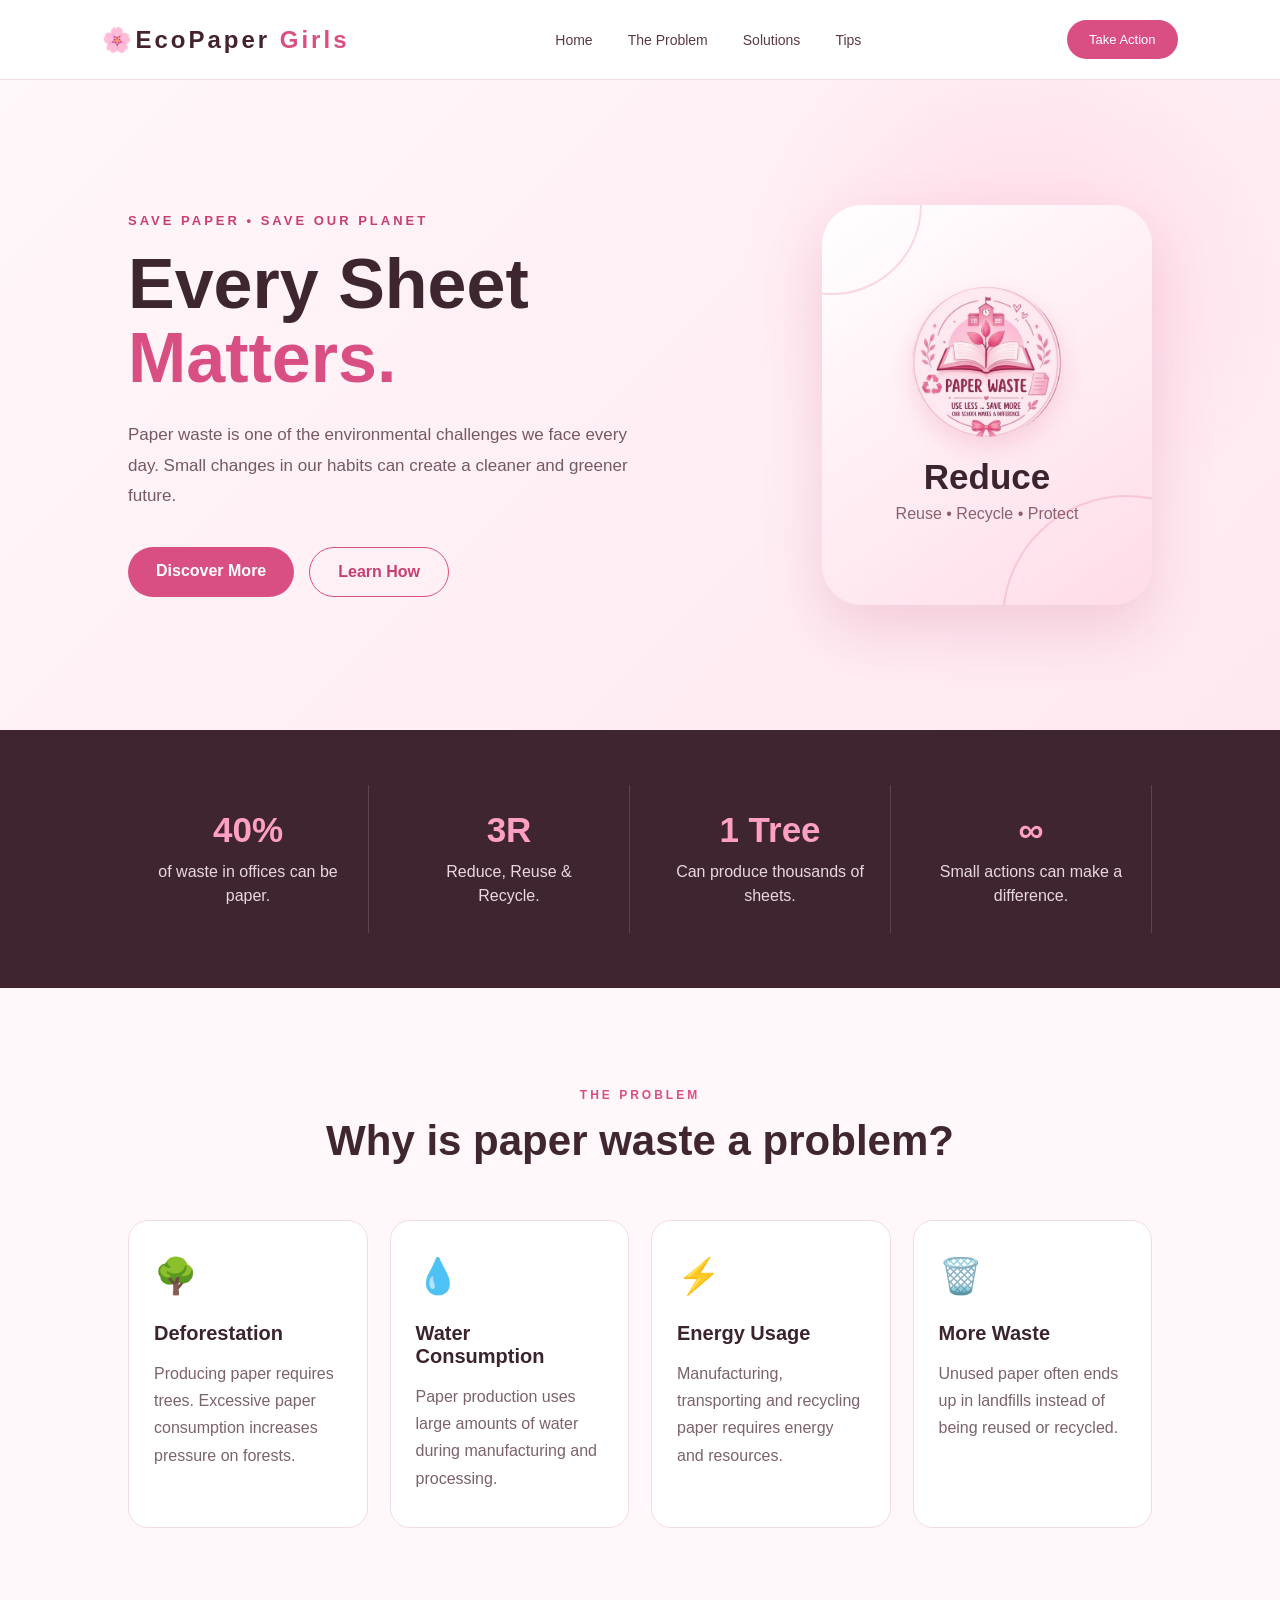
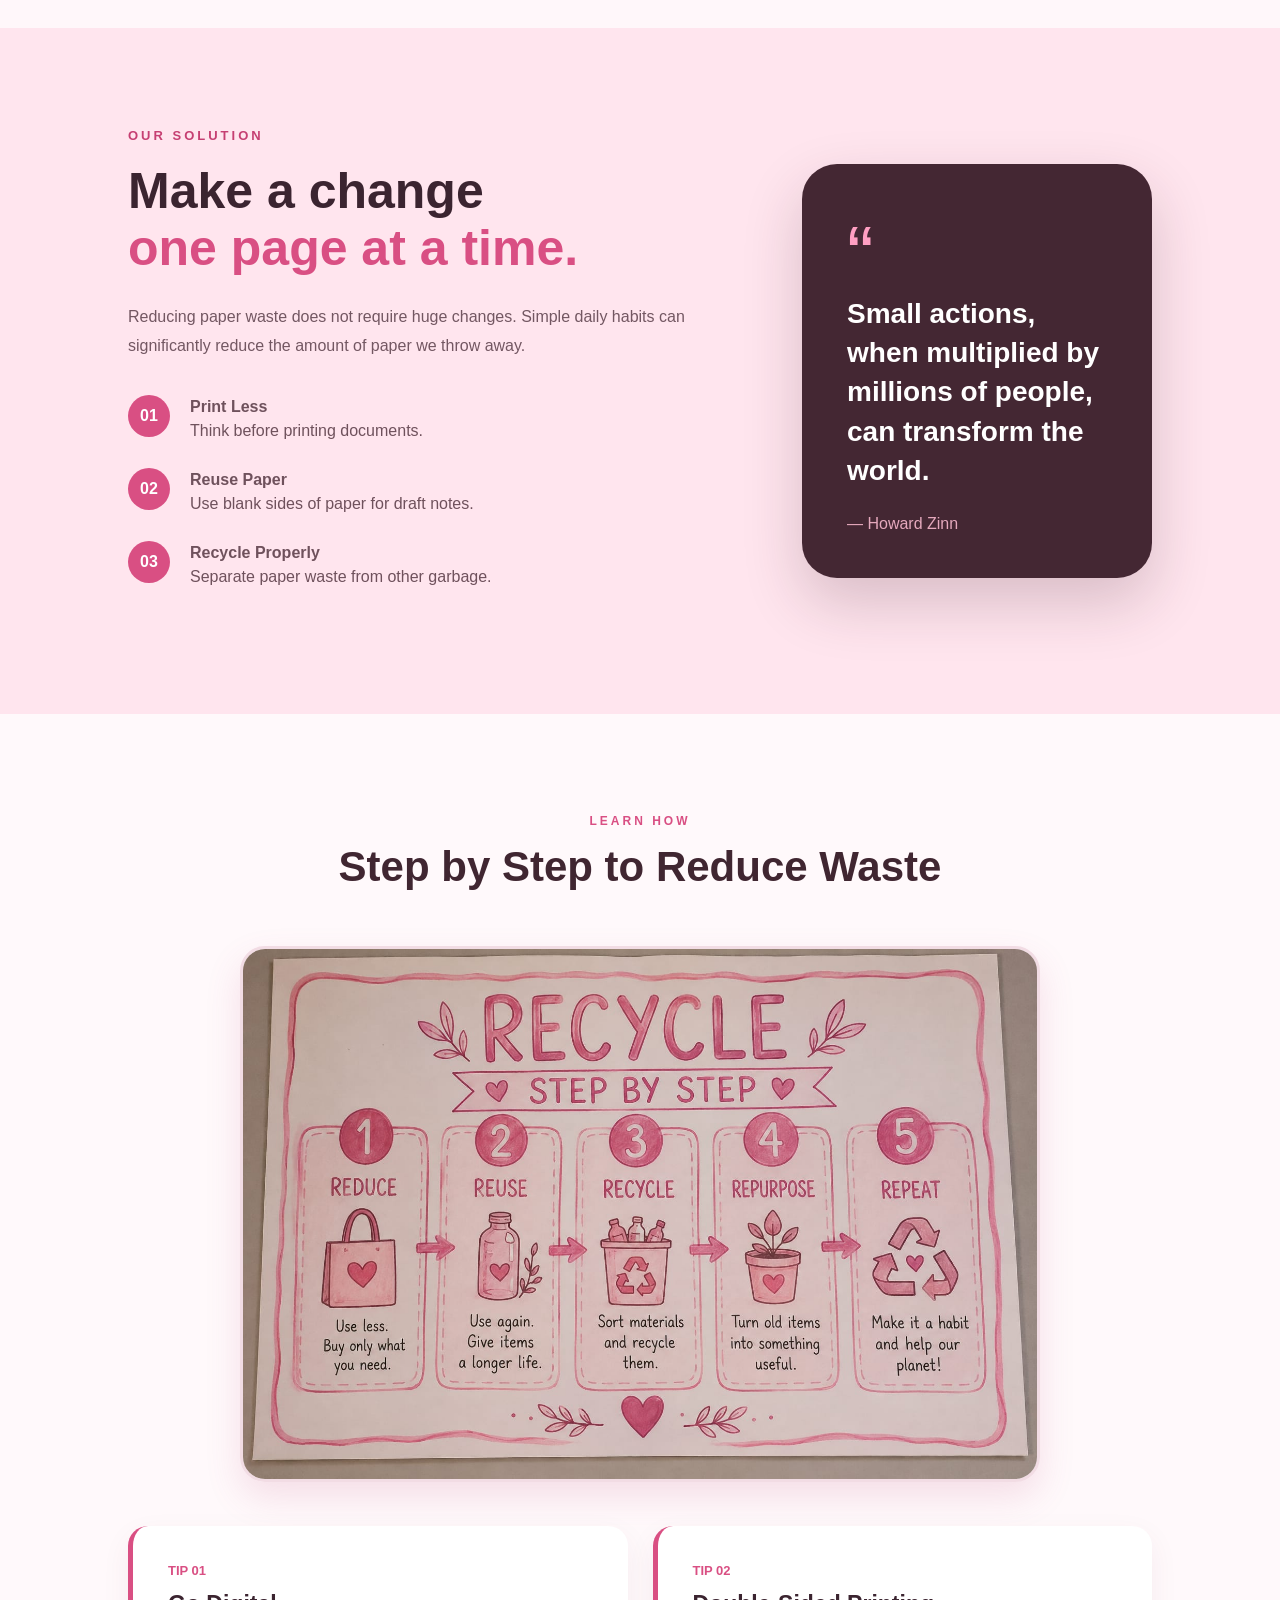
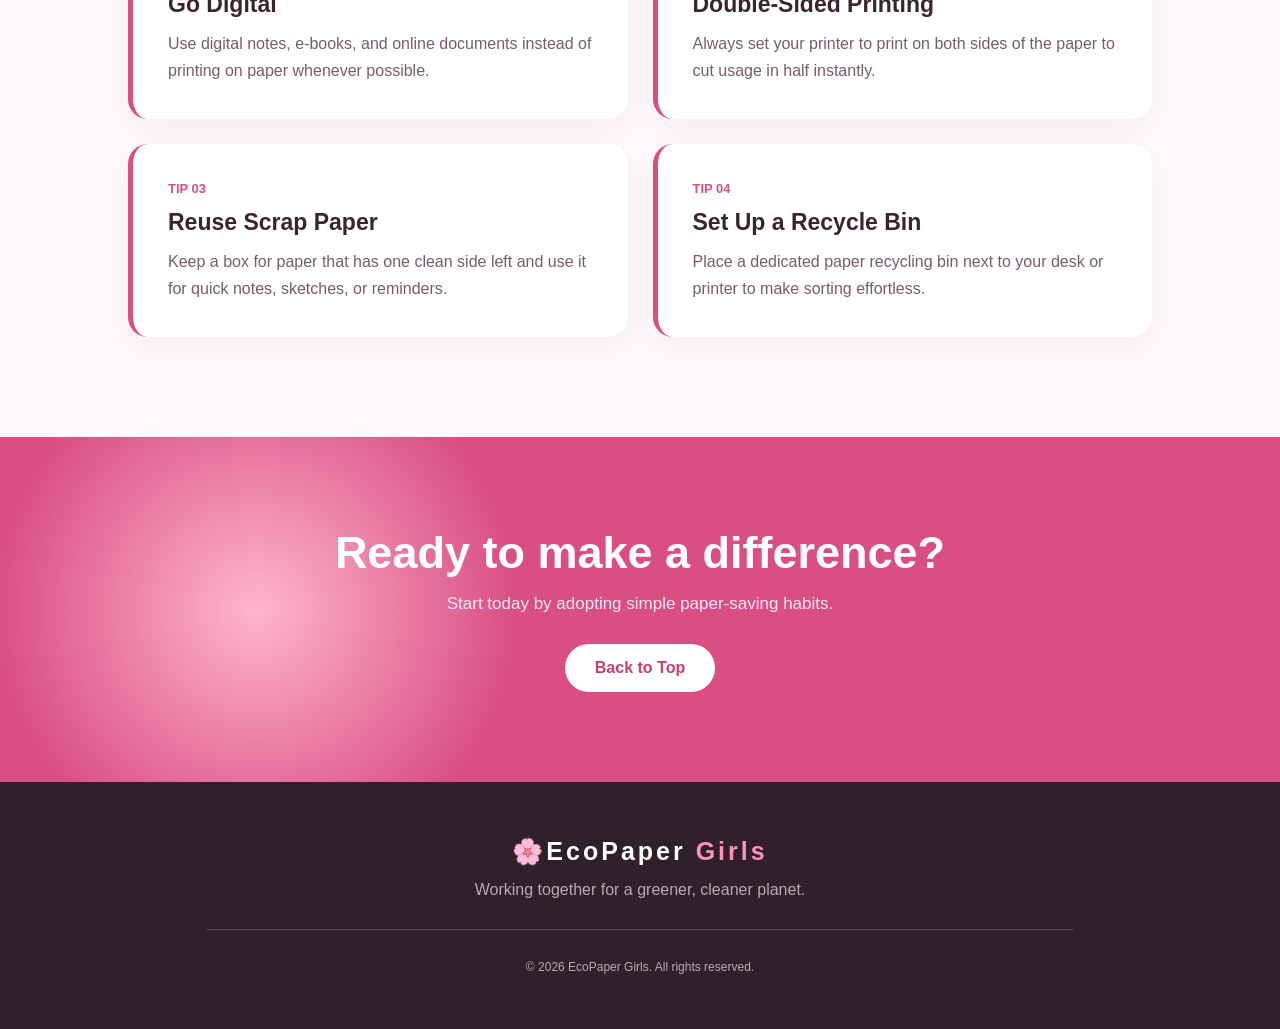
<file: index.html>
<!DOCTYPE html>
<html lang="en">

<head>
    <meta charset="UTF-8">
    <meta name="viewport" content="width=device-width, initial-scale=1.0">
    <title>Paper Waste</title>

    <link rel="stylesheet" href="style.css">
</head>

<body>

    <nav>
        <div class="logo">🌸EcoPaper <span>Girls</span></div>

        <ul>
            <li><a href="#home">Home</a></li>
            <li><a href="#problem">The Problem</a></li>
            <li><a href="#solutions">Solutions</a></li>
            <li><a href="#tips">Tips</a></li>
        </ul>

        <a href="#solutions" class="nav-btn">Take Action</a>
    </nav>


    <!-- Hero Section -->
    <section class="hero" id="home">

        <div class="hero-text">
            <p class="small-title">SAVE PAPER • SAVE OUR PLANET</p>

            <h1>
                Every Sheet
                <span>Matters.</span>
            </h1>

            <p>
                Paper waste is one of the environmental challenges
                we face every day. Small changes in our habits can
                create a cleaner and greener future.
            </p>

            <div class="buttons">
                <a href="#problem" class="main-btn">Discover More</a>
                <a href="#tips" class="second-btn">Learn How</a>
            </div>
        </div>

        <div class="paper-card">
            <div class="logo-wrapper">
                <img src="logo.jfif" alt="Paper Waste Logo" class="card-logo">
            </div>
            <h2>Reduce</h2>
            <p>Reuse • Recycle • Protect</p>
            <div class="circle circle1"></div>
            <div class="circle circle2"></div>
        </div>

    </section>

    <section class="stats">

        <div class="stat-box">
            <h2>40%</h2>
            <p>of waste in offices can be paper.</p>
        </div>

        <div class="stat-box">
            <h2>3R</h2>
            <p>Reduce, Reuse & Recycle.</p>
        </div>

        <div class="stat-box">
            <h2>1 Tree</h2>
            <p>Can produce thousands of sheets.</p>
        </div>

        <div class="stat-box">
            <h2>∞</h2>
            <p>Small actions can make a difference.</p>
        </div>

    </section>

    <section class="problem" id="problem">

        <div class="section-title">
            <p>THE PROBLEM</p>
            <h2>Why is paper waste a problem?</h2>
        </div>

        <div class="cards">

            <div class="info-card">
                <div class="icon">🌳</div>
                <h3>Deforestation</h3>
                <p>
                    Producing paper requires trees. Excessive paper
                    consumption increases pressure on forests.
                </p>
            </div>

            <div class="info-card">
                <div class="icon">💧</div>
                <h3>Water Consumption</h3>
                <p>
                    Paper production uses large amounts of water
                    during manufacturing and processing.
                </p>
            </div>

            <div class="info-card">
                <div class="icon">⚡</div>
                <h3>Energy Usage</h3>
                <p>
                    Manufacturing, transporting and recycling paper
                    requires energy and resources.
                </p>
            </div>

            <div class="info-card">
                <div class="icon">🗑️</div>
                <h3>More Waste</h3>
                <p>
                    Unused paper often ends up in landfills instead
                    of being reused or recycled.
                </p>
            </div>

        </div>

    </section>

    <section class="solutions" id="solutions">

        <div class="solution-text">
            <p class="small-title">OUR SOLUTION</p>

            <h2>
                Make a change
                <span>one page at a time.</span>
            </h2>
            <p>
                Reducing paper waste does not require huge changes.
                Simple daily habits can significantly reduce the
                amount of paper we throw away.
            </p>

            <div class="solution-list">

                <div>
                    <span>01</span>
                    <p><b>Print Less</b><br>Think before printing documents.</p>
                </div>

                <div>
                    <span>02</span>
                    <p><b>Reuse Paper</b><br>Use blank sides of paper for draft notes.</p>
                </div>

                <div>
                    <span>03</span>
                    <p><b>Recycle Properly</b><br>Separate paper waste from other garbage.</p>
                </div>

            </div>
        </div>

        <div class="quote-box">
            <div class="quote-mark">“</div>
            <h3>Small actions, when multiplied by millions of people, can transform the world.</h3>
            <p>— Howard Zinn</p>
        </div>

    </section>


    <!-- ================= TIPS / LEARN HOW ================= -->
    <section class="tips" id="tips">

        <div class="section-title">
            <p>LEARN HOW</p>
            <h2>Step by Step to Reduce Waste</h2>
        </div>

        <!-- صورة الإرشادات -->
        <div class="guide-image-container">
            <img src="recycle-guide.jpeg" alt="Recycle Step by Step Guide" class="guide-img">
        </div>

        <div class="tip-grid">

            <div class="tip">
                <span>TIP 01</span>
                <h3>Go Digital</h3>
                <p>Use digital notes, e-books, and online documents instead of printing on paper whenever possible.</p>
            </div>

            <div class="tip">
                <span>TIP 02</span>
                <h3>Double-Sided Printing</h3>
                <p>Always set your printer to print on both sides of the paper to cut usage in half instantly.</p>
            </div>

            <div class="tip">
                <span>TIP 03</span>
                <h3>Reuse Scrap Paper</h3>
                <p>Keep a box for paper that has one clean side left and use it for quick notes, sketches, or reminders.
                </p>
            </div>

            <div class="tip">
                <span>TIP 04</span>
                <h3>Set Up a Recycle Bin</h3>
                <p>Place a dedicated paper recycling bin next to your desk or printer to make sorting effortless.</p>
            </div>

        </div>

    </section>


    <!-- CTA Section -->
    <section class="cta">
        <h2>Ready to make a difference?</h2>
        <p>Start today by adopting simple paper-saving habits.</p>
        <a href="#home">Back to Top</a>
    </section>


    <!-- Footer -->
    <footer>
        <div class="footer-logo">🌸EcoPaper <span>Girls</span></div>
        <p>Working together for a greener, cleaner planet.</p>
        <div class="footer-line"></div>
        <p class="copyright">&copy; 2026 EcoPaper Girls. All rights reserved.</p>
    </footer>

</body>

</html>
</file>
<file: style.css>
* {
    margin: 0;
    padding: 0;
    box-sizing: border-box;
    scroll-behavior: smooth;
}

body {
    font-family: Arial, sans-serif;
    background: #fff7fa;
    color: #3b2430;
}

nav {
    width: 100%;
    height: 80px;
    background: rgba(255, 255, 255, 0.95);

    display: flex;
    align-items: center;
    justify-content: space-between;

    padding: 0 8%;
    border-bottom: 1px solid #f4dce5;

    position: sticky;
    top: 0;
    z-index: 1000;
}

.logo {
    font-size: 24px;
    font-weight: bold;
    letter-spacing: 3px;
    color: #44232f;
}

.logo span {
    color: #d94f83;
}

nav ul {
    display: flex;
    gap: 35px;
    list-style: none;
}

nav ul li a {
    text-decoration: none;
    color: #5b3a47;
    font-size: 14px;
    transition: 0.3s;
}

nav ul li a:hover {
    color: #d94f83;
}

.nav-btn {
    text-decoration: none;
    background: #d94f83;
    color: white;
    padding: 12px 22px;
    border-radius: 25px;
    font-size: 13px;
    transition: 0.3s;
}

.nav-btn:hover {
    background: #b93668;
    transform: translateY(-2px);
}

.hero {
    min-height: 650px;
    padding: 90px 10%;

    display: flex;
    align-items: center;
    justify-content: space-between;

    background:
        radial-gradient(circle at 80% 30%, #ffdce9 0%, transparent 25%),
        linear-gradient(135deg, #fff7fa, #ffe8f0);
}

.hero-text {
    width: 52%;
}

.small-title {
    color: #c63f72;
    font-size: 13px;
    font-weight: bold;
    letter-spacing: 3px;
    margin-bottom: 20px;
}

.hero h1 {
    font-size: 70px;
    line-height: 1.05;
    margin-bottom: 25px;
    color: #3d2630;
}

.hero h1 span {
    display: block;
    color: #d94f83;
}

.hero-text>p:not(.small-title) {
    max-width: 560px;
    line-height: 1.8;
    color: #755965;
    font-size: 17px;
}

.buttons {
    margin-top: 35px;
    display: flex;
    gap: 15px;
}

.main-btn,
.second-btn {
    text-decoration: none;
    padding: 15px 28px;
    border-radius: 30px;
    font-weight: bold;
}

.main-btn {
    background: #d94f83;
    color: white;
}

.second-btn {
    border: 1px solid #d94f83;
    color: #c63f72;
}

.main-btn:hover,
.second-btn:hover {
    transform: translateY(-3px);
}


/* Paper Card */

.paper-card {
    width: 330px;
    height: 400px;

    background: linear-gradient(145deg, #ffffff, #ffdce8);

    border-radius: 40px;

    display: flex;
    flex-direction: column;
    align-items: center;
    justify-content: center;

    position: relative;

    box-shadow: 0 25px 60px rgba(190, 74, 119, 0.2);

    overflow: hidden;
}

/* ================= HERO LOGO ================= */

/* ================= HERO LOGO ================= */

.logo-wrapper {
    width: 150px;
    height: 150px;
    border-radius: 50%;
    overflow: hidden;
    margin-bottom: 20px;
    display: flex;
    align-items: center;
    justify-content: center;
    background: transparent;
    box-shadow: 0 10px 25px rgba(217, 79, 131, 0.18);
}

.card-logo {
    width: 100%;
    height: 100%;
    object-fit: cover;
    transform: scale(1.12);
}

.paper-card h2 {
    font-size: 35px;
}

.paper-card p {
    color: #8a6070;
    margin-top: 8px;
}

.circle {
    position: absolute;
    border-radius: 50%;
    border: 2px solid rgba(217, 79, 131, 0.2);
}

.circle1 {
    width: 250px;
    height: 250px;
    bottom: -140px;
    right: -100px;
}

.circle2 {
    width: 180px;
    height: 180px;
    top: -90px;
    left: -80px;
}


/* ================= STATS ================= */

.stats {
    padding: 55px 10%;

    display: grid;
    grid-template-columns: repeat(4, 1fr);

    gap: 20px;

    background: #3f2530;
}

.stat-box {
    text-align: center;
    padding: 25px;
    border-right: 1px solid rgba(255, 255, 255, 0.15);
}

.stat-box h2 {
    color: #ff9fc2;
    font-size: 35px;
    margin-bottom: 10px;
}

.stat-box p {
    color: #ead8df;
    line-height: 1.5;
}


/* ================= SECTIONS ================= */

.problem,
.tips {
    padding: 100px 10%;
}

.section-title {
    text-align: center;
    margin-bottom: 55px;
}

.section-title p {
    color: #d94f83;
    letter-spacing: 3px;
    font-size: 12px;
    font-weight: bold;
    margin-bottom: 15px;
}

.section-title h2 {
    font-size: 42px;
    color: #402631;
}


/* Cards */

.cards {
    display: grid;
    grid-template-columns: repeat(4, 1fr);
    gap: 22px;
}

.info-card {
    background: white;
    padding: 35px 25px;
    border-radius: 20px;

    border: 1px solid #f2dce4;

    transition: 0.3s;
}

.info-card:hover {
    transform: translateY(-8px);
    box-shadow: 0 20px 40px rgba(190, 74, 119, 0.13);
}

.icon {
    font-size: 35px;
    margin-bottom: 25px;
}

.info-card h3 {
    margin-bottom: 15px;
    font-size: 20px;
}

.info-card p {
    color: #7c626c;
    line-height: 1.7;
}


/* ================= SOLUTIONS ================= */

.solutions {
    padding: 100px 10%;

    display: flex;
    align-items: center;
    justify-content: space-between;

    background: #ffe5ee;
}

.solution-text {
    width: 55%;
}

.solution-text h2 {
    font-size: 50px;
    line-height: 1.15;
    margin-bottom: 25px;
}

.solution-text h2 span {
    color: #d94f83;
    display: block;
}

.solution-text>p:not(.small-title) {
    color: #735762;
    line-height: 1.8;
    max-width: 600px;
}

.solution-list {
    margin-top: 35px;
}

.solution-list div {
    display: flex;
    gap: 20px;
    margin-bottom: 25px;
}

.solution-list span {
    width: 42px;
    height: 42px;

    border-radius: 50%;

    background: #d94f83;
    color: white;

    display: flex;
    align-items: center;
    justify-content: center;

    font-weight: bold;
}

.solution-list p {
    color: #6f515c;
    line-height: 1.5;
}


/* Quote */

.quote-box {
    width: 350px;
    min-height: 350px;

    padding: 45px;

    background: #442733;
    color: white;

    border-radius: 35px;

    box-shadow: 0 25px 60px rgba(67, 31, 45, 0.2);

    display: flex;
    flex-direction: column;
    justify-content: center;
}

.quote-mark {
    font-size: 80px;
    color: #ff9fc2;
    height: 60px;
}

.quote-box h3 {
    font-size: 28px;
    line-height: 1.4;
    margin: 25px 0;
}

.quote-box p {
    color: #e5a9bd;
}


/* ================= TIPS ================= */

.tips {
    background: #fff9fb;
}

.tip-grid {
    display: grid;
    grid-template-columns: repeat(2, 1fr);
    gap: 25px;
}

.tip {
    background: white;
    padding: 35px;
    border-radius: 20px;

    border-left: 5px solid #d94f83;

    box-shadow: 0 10px 30px rgba(100, 40, 60, 0.06);

    transition: 0.3s;
}

.tip:hover {
    transform: translateX(7px);
}

.tip span {
    color: #d94f83;
    font-size: 13px;
    font-weight: bold;
}

.tip h3 {
    font-size: 23px;
    margin: 12px 0;
}

.tip p {
    color: #775d67;
    line-height: 1.7;
}


/* ================= CTA ================= */

.cta {
    text-align: center;
    padding: 90px 20px;

    background:
        radial-gradient(circle at 20% 50%, #ffb5cd 0%, transparent 25%),
        #d94f83;

    color: white;
}

.cta h2 {
    font-size: 45px;
    margin-bottom: 15px;
}

.cta p {
    color: #ffe8f0;
    font-size: 17px;
    margin-bottom: 30px;
}

.cta a {
    display: inline-block;

    background: white;
    color: #c63f72;

    text-decoration: none;

    padding: 15px 30px;
    border-radius: 30px;

    font-weight: bold;
}


/* ================= FOOTER ================= */

footer {
    background: #302029;
    color: white;
    text-align: center;
    padding: 55px 20px;
}

.footer-logo {
    font-size: 25px;
    font-weight: bold;
    letter-spacing: 3px;
    margin-bottom: 15px;
}

.footer-logo span {
    color: #ff91b8;
}

footer>p {
    color: #bfa8b1;
}

.footer-line {
    width: 70%;
    height: 1px;
    background: #59434e;
    margin: 30px auto;
}

.copyright {
    font-size: 12px;
}

@media (max-width: 900px) {

    nav ul {
        display: none;
    }

    .hero {
        flex-direction: column;
        text-align: center;
        gap: 60px;
    }

    .hero-text {
        width: 100%;
    }

    .hero h1 {
        font-size: 50px;
    }

    .buttons {
        justify-content: center;
    }

    .stats {
        grid-template-columns: repeat(2, 1fr);
    }

    .cards {
        grid-template-columns: repeat(2, 1fr);
    }

    .solutions {
        flex-direction: column;
        gap: 50px;
    }

    .solution-text {
        width: 100%;
    }

    .quote-box {
        width: 100%;
    }
}


@media (max-width: 600px) {

    .nav-btn {
        display: none;
    }

    .hero {
        padding: 70px 7%;
    }

    .hero h1 {
        font-size: 42px;
    }

    .paper-card {
        width: 280px;
        height: 350px;
    }

    .stats {
        grid-template-columns: 1fr;
    }

    .cards {
        grid-template-columns: 1fr;
    }

    .tip-grid {
        grid-template-columns: 1fr;
    }

    .section-title h2 {
        font-size: 32px;
    }

    .solution-text h2 {
        font-size: 38px;
    }

    .cta h2 {
        font-size: 32px;
    }
}

/* ================= IMAGE ================= */

.guide-image-container {
    width: 100%;
    max-width: 800px;
    margin: 0 auto 40px auto;
    text-align: center;
}

.guide-img {
    width: 100%;
    height: auto;
    border-radius: 25px;
    border: 3px solid #f2dce4;
    box-shadow: 0 15px 35px rgba(190, 74, 119, 0.15);
    transition: transform 0.3s ease;
}

.guide-img:hover {
    transform: scale(1.02);
}
</file>
